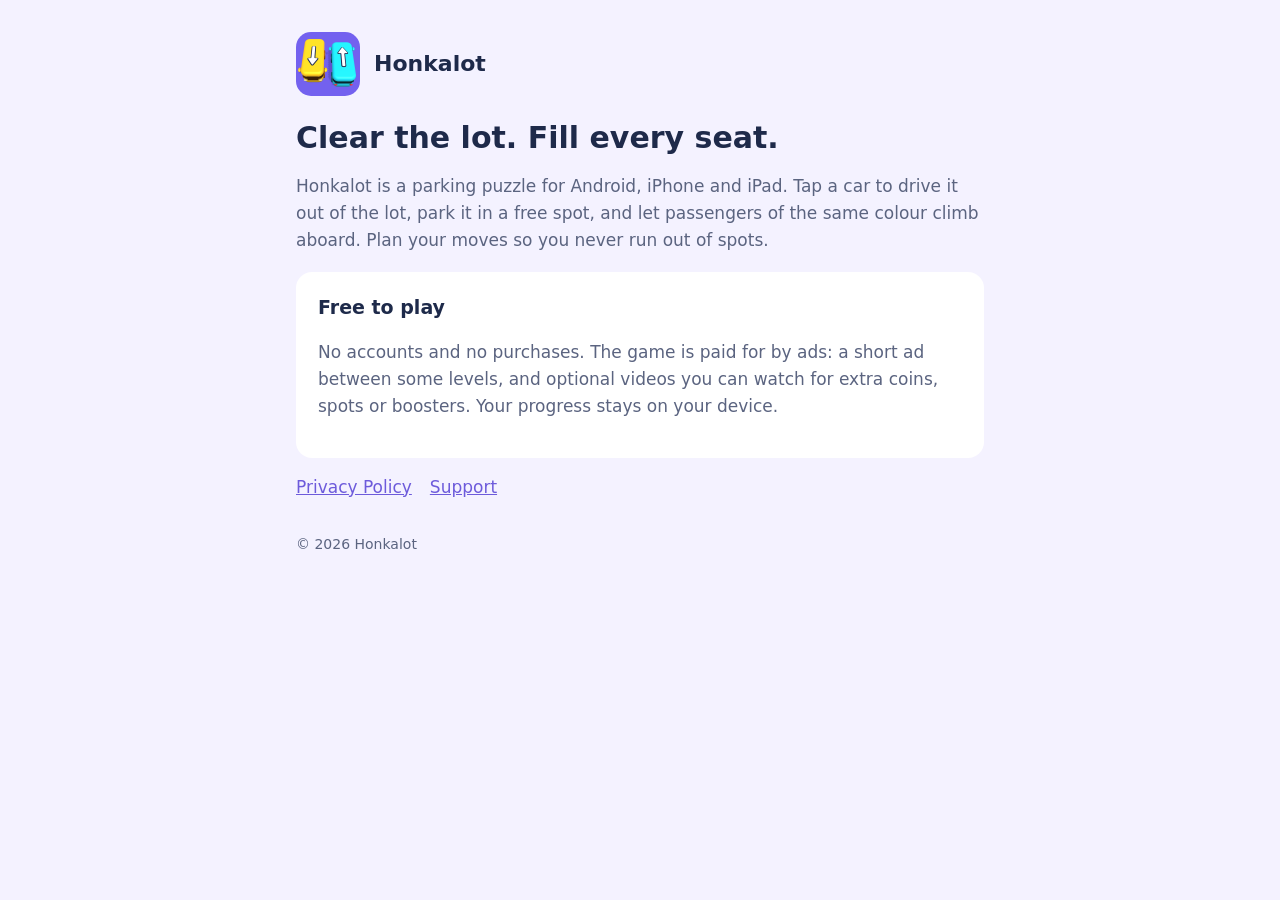
<file: index.html>
<!doctype html>
<html lang="en"><head><meta charset="utf-8"><meta name="viewport" content="width=device-width, initial-scale=1">
<title>Honkalot</title><meta name="description" content="Honkalot: a colourful car and bus parking puzzle for Android, iPhone and iPad.">
<link rel="icon" href="icon.png"><link rel="stylesheet" href="style.css"></head>
<body><main>
<header><img src="icon.png" alt=""><a href="index.html">Honkalot</a></header>
<h1>Clear the lot. Fill every seat.</h1>
<p>Honkalot is a parking puzzle for Android, iPhone and iPad. Tap a car to drive it out of the lot, park it in a free spot, and let passengers of the same colour climb aboard. Plan your moves so you never run out of spots.</p>
<section><h2>Free to play</h2><p>No accounts and no purchases. The game is paid for by ads: a short ad between some levels, and optional videos you can watch for extra coins, spots or boosters. Your progress stays on your device.</p></section>
<nav><a href="privacy.html">Privacy Policy</a><a href="support.html">Support</a></nav>
<footer>&copy; 2026 Honkalot</footer>
</main></body></html>
</file>
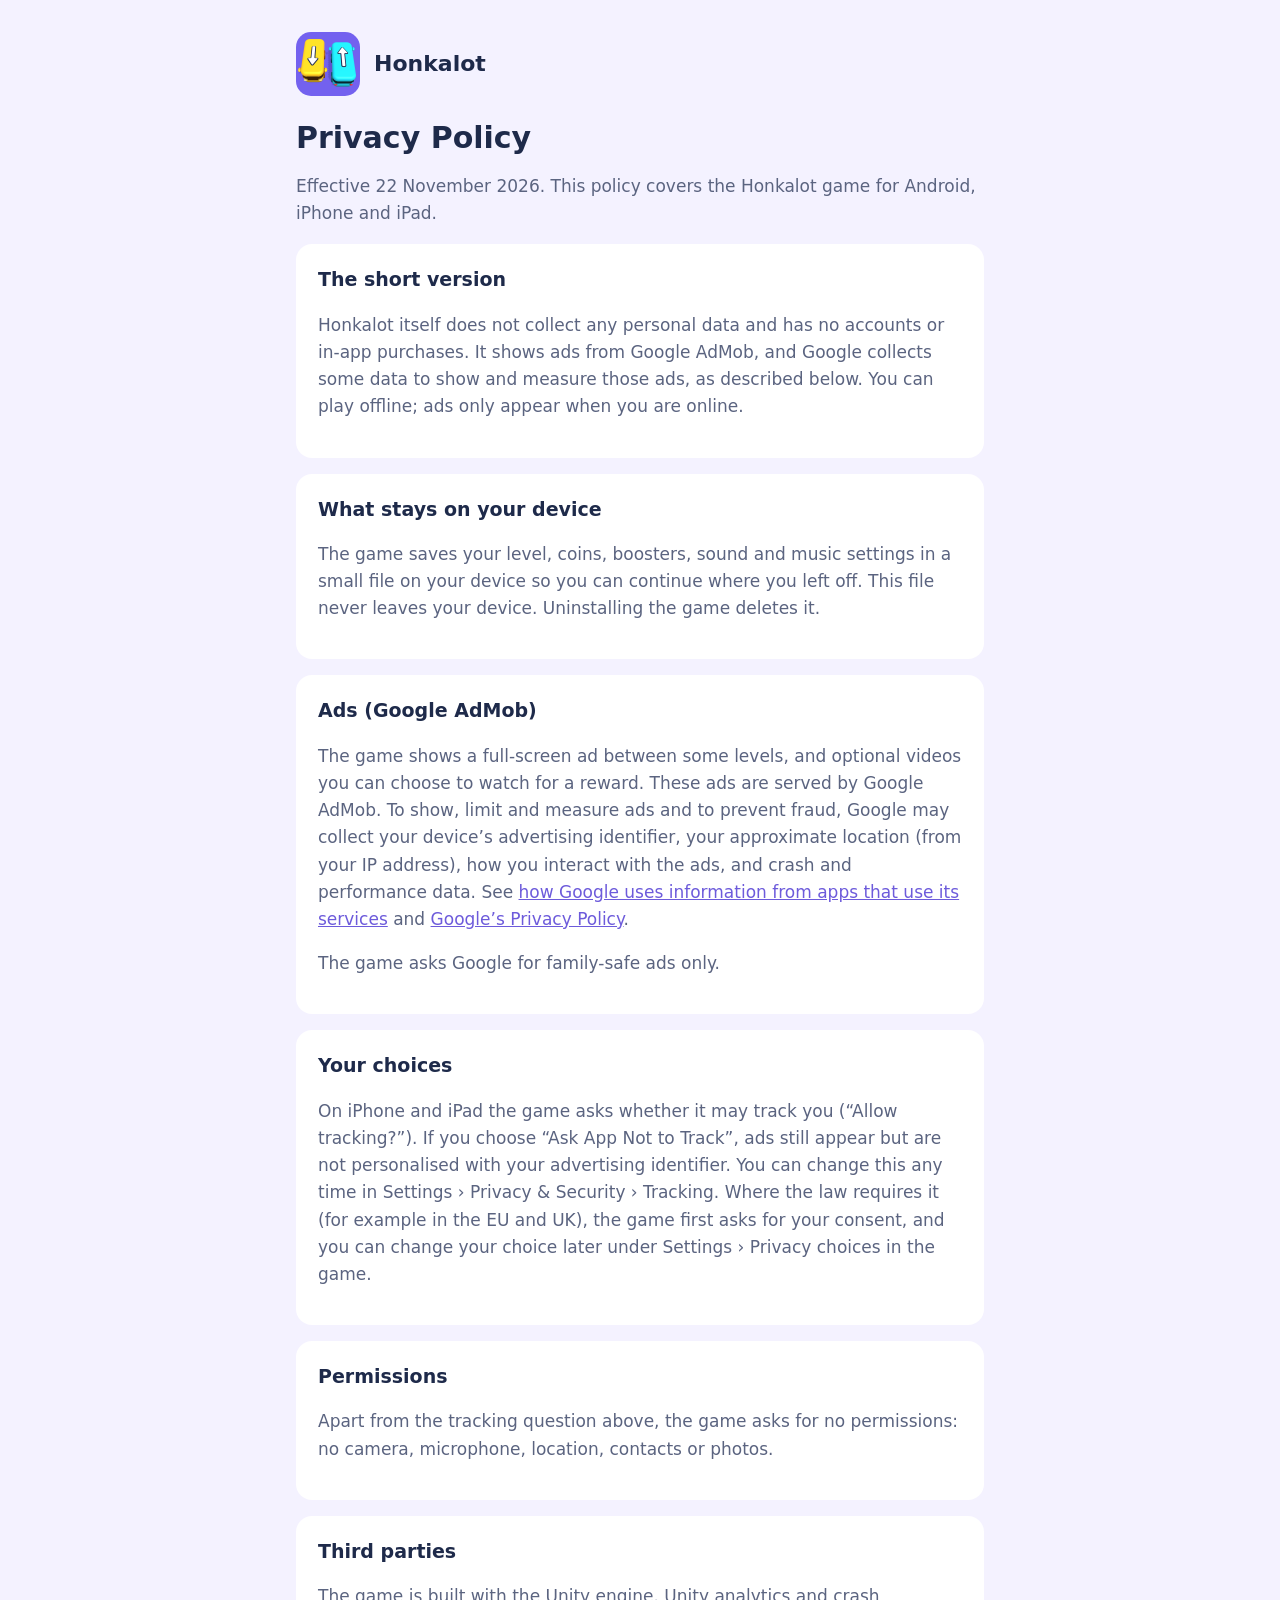
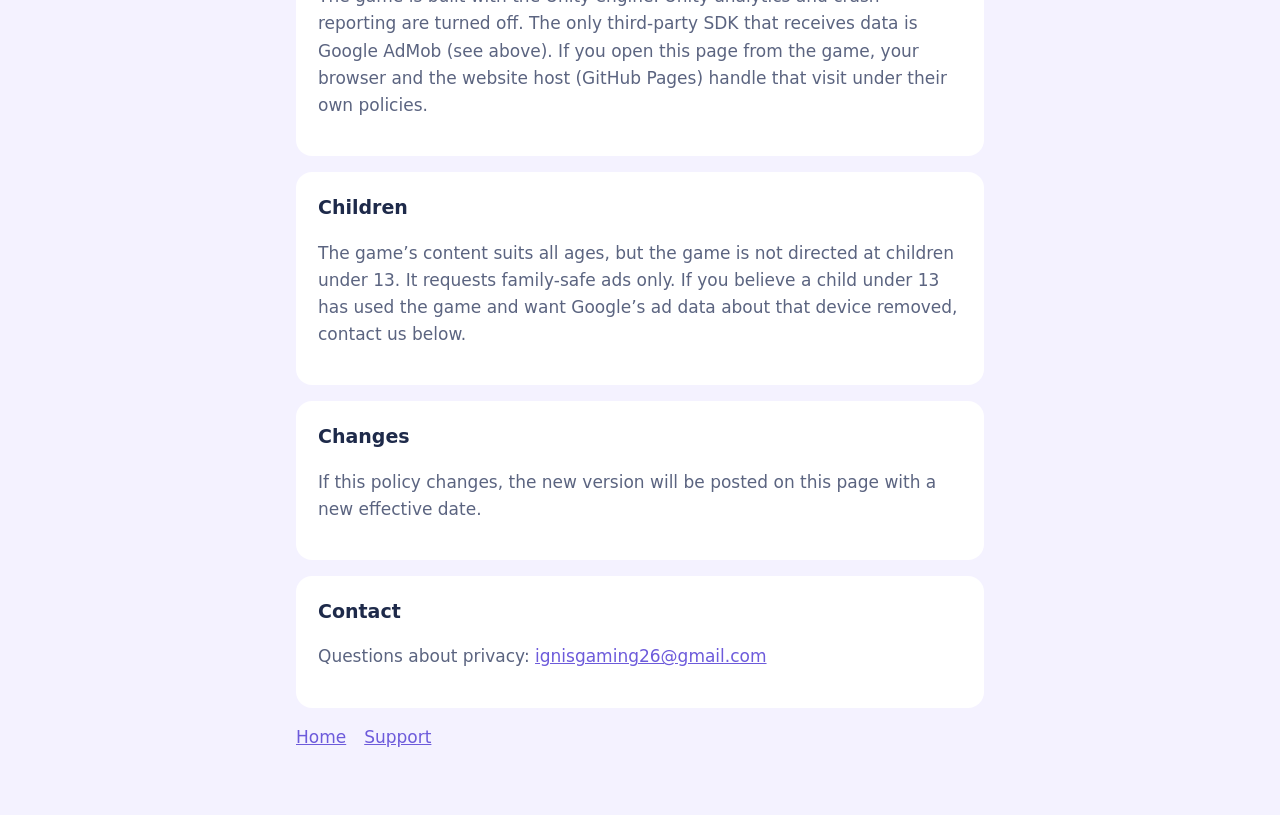
<file: privacy.html>
<!doctype html>
<html lang="en"><head><meta charset="utf-8"><meta name="viewport" content="width=device-width, initial-scale=1">
<title>Privacy Policy</title><link rel="icon" href="icon.png"><link rel="stylesheet" href="style.css"></head>
<body><main>
<header><img src="icon.png" alt=""><a href="index.html">Honkalot</a></header>
<h1>Privacy Policy</h1>
<p>Effective 22 November 2026. This policy covers the Honkalot game for Android, iPhone and iPad.</p>
<section><h2>The short version</h2><p>Honkalot itself does not collect any personal data and has no accounts or in-app purchases. It shows ads from Google AdMob, and Google collects some data to show and measure those ads, as described below. You can play offline; ads only appear when you are online.</p></section>
<section><h2>What stays on your device</h2><p>The game saves your level, coins, boosters, sound and music settings in a small file on your device so you can continue where you left off. This file never leaves your device. Uninstalling the game deletes it.</p></section>
<section><h2>Ads (Google AdMob)</h2><p>The game shows a full-screen ad between some levels, and optional videos you can choose to watch for a reward. These ads are served by Google AdMob. To show, limit and measure ads and to prevent fraud, Google may collect your device&rsquo;s advertising identifier, your approximate location (from your IP address), how you interact with the ads, and crash and performance data. See <a href="https://policies.google.com/technologies/partner-sites">how Google uses information from apps that use its services</a> and <a href="https://policies.google.com/privacy">Google&rsquo;s Privacy Policy</a>.</p><p>The game asks Google for family-safe ads only.</p></section>
<section><h2>Your choices</h2><p>On iPhone and iPad the game asks whether it may track you (&ldquo;Allow tracking?&rdquo;). If you choose &ldquo;Ask App Not to Track&rdquo;, ads still appear but are not personalised with your advertising identifier. You can change this any time in Settings &rsaquo; Privacy &amp; Security &rsaquo; Tracking. Where the law requires it (for example in the EU and UK), the game first asks for your consent, and you can change your choice later under Settings &rsaquo; Privacy choices in the game.</p></section>
<section><h2>Permissions</h2><p>Apart from the tracking question above, the game asks for no permissions: no camera, microphone, location, contacts or photos.</p></section>
<section><h2>Third parties</h2><p>The game is built with the Unity engine. Unity analytics and crash reporting are turned off. The only third-party SDK that receives data is Google AdMob (see above). If you open this page from the game, your browser and the website host (GitHub Pages) handle that visit under their own policies.</p></section>
<section><h2>Children</h2><p>The game&rsquo;s content suits all ages, but the game is not directed at children under 13. It requests family-safe ads only. If you believe a child under 13 has used the game and want Google&rsquo;s ad data about that device removed, contact us below.</p></section>
<section><h2>Changes</h2><p>If this policy changes, the new version will be posted on this page with a new effective date.</p></section>
<section><h2>Contact</h2><p>Questions about privacy: <a href="mailto:ignisgaming26@gmail.com">ignisgaming26@gmail.com</a></p></section>
<nav><a href="index.html">Home</a><a href="support.html">Support</a></nav>
</main></body></html>
</file>
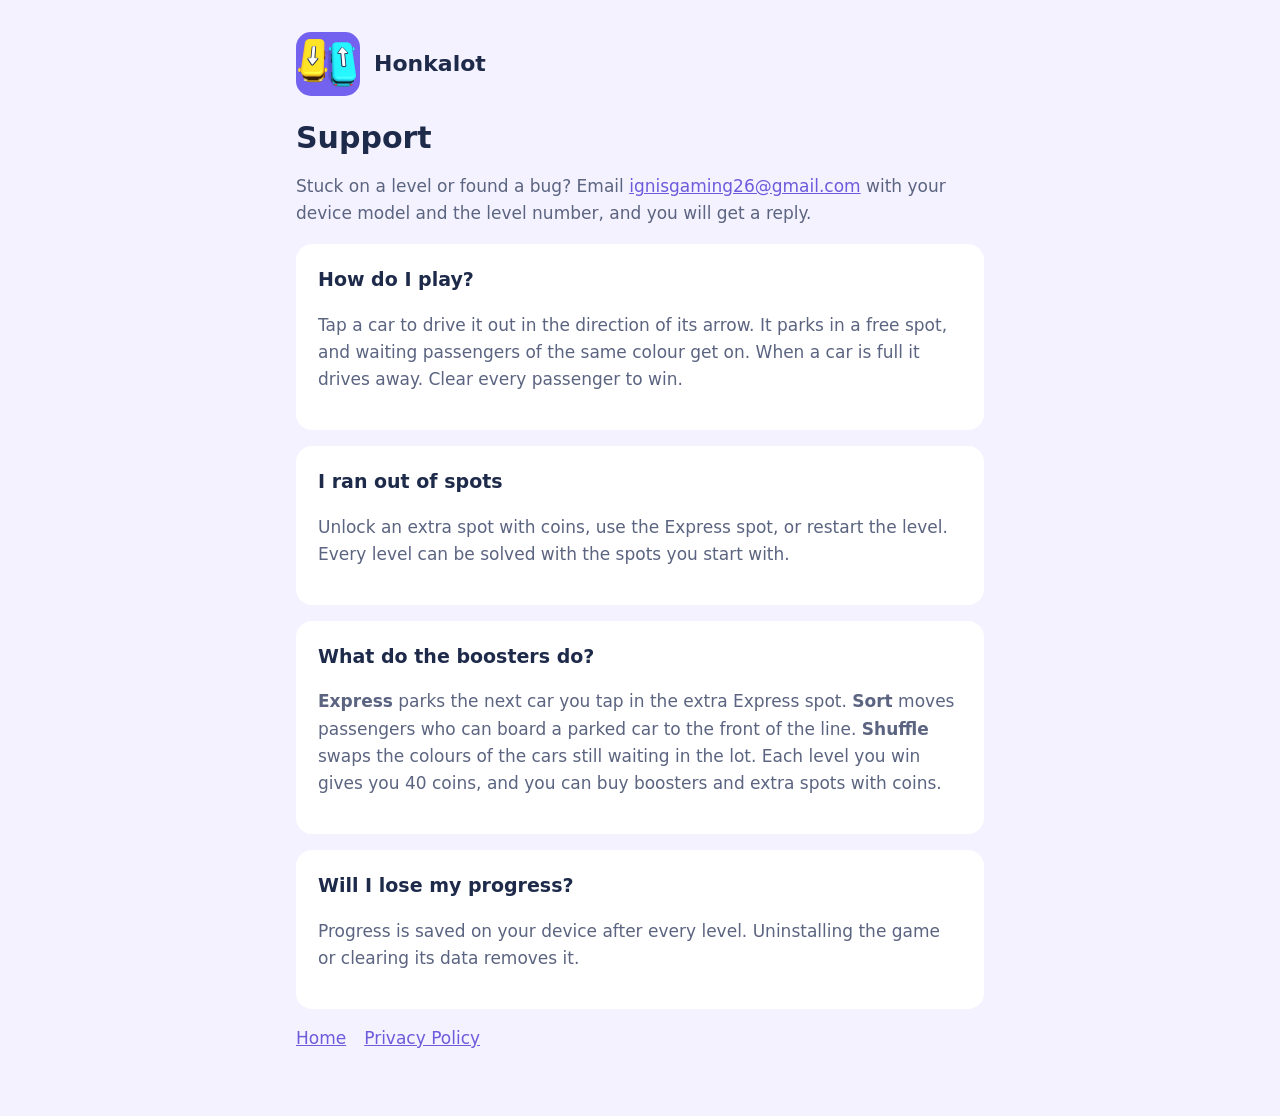
<file: support.html>
<!doctype html>
<html lang="en"><head><meta charset="utf-8"><meta name="viewport" content="width=device-width, initial-scale=1">
<title>Support</title><link rel="icon" href="icon.png"><link rel="stylesheet" href="style.css"></head>
<body><main>
<header><img src="icon.png" alt=""><a href="index.html">Honkalot</a></header>
<h1>Support</h1>
<p>Stuck on a level or found a bug? Email <a href="mailto:ignisgaming26@gmail.com">ignisgaming26@gmail.com</a> with your device model and the level number, and you will get a reply.</p>
<section><h2>How do I play?</h2><p>Tap a car to drive it out in the direction of its arrow. It parks in a free spot, and waiting passengers of the same colour get on. When a car is full it drives away. Clear every passenger to win.</p></section>
<section><h2>I ran out of spots</h2><p>Unlock an extra spot with coins, use the Express spot, or restart the level. Every level can be solved with the spots you start with.</p></section>
<section><h2>What do the boosters do?</h2><p><b>Express</b> parks the next car you tap in the extra Express spot. <b>Sort</b> moves passengers who can board a parked car to the front of the line. <b>Shuffle</b> swaps the colours of the cars still waiting in the lot. Each level you win gives you 40 coins, and you can buy boosters and extra spots with coins.</p></section>
<section><h2>Will I lose my progress?</h2><p>Progress is saved on your device after every level. Uninstalling the game or clearing its data removes it.</p></section>
<nav><a href="index.html">Home</a><a href="privacy.html">Privacy Policy</a></nav>
</main></body></html>
</file>
<file: style.css>
:root { --bg: #f4f2ff; --card: #fff; --ink: #1e2a4a; --muted: #5b6480; --accent: #6d5bdb; }
@media (prefers-color-scheme: dark) { :root { --bg: #14122a; --card: #1e1b3a; --ink: #eceaff; --muted: #a9a6c9; --accent: #9d8ff0; } }
* { box-sizing: border-box; }
body { margin: 0; background: var(--bg); color: var(--ink); font: 17px/1.6 system-ui, -apple-system, "Segoe UI", Roboto, sans-serif; }
main { max-width: 720px; margin: 0 auto; padding: 32px 16px 64px; }
header { display: flex; align-items: center; gap: 14px; margin-bottom: 24px; }
header img { width: 64px; height: 64px; border-radius: 15px; }
header a { color: inherit; text-decoration: none; font-weight: 700; font-size: 22px; }
section { background: var(--card); border-radius: 16px; padding: 20px 22px; margin: 16px 0; }
h1 { font-size: 30px; line-height: 1.2; margin: 0 0 6px; }
h2 { font-size: 19px; margin: 0 0 6px; }
p, li { color: var(--muted); }
a { color: var(--accent); }
nav a { margin-right: 18px; }
footer { margin-top: 32px; font-size: 14px; color: var(--muted); }
</file>
